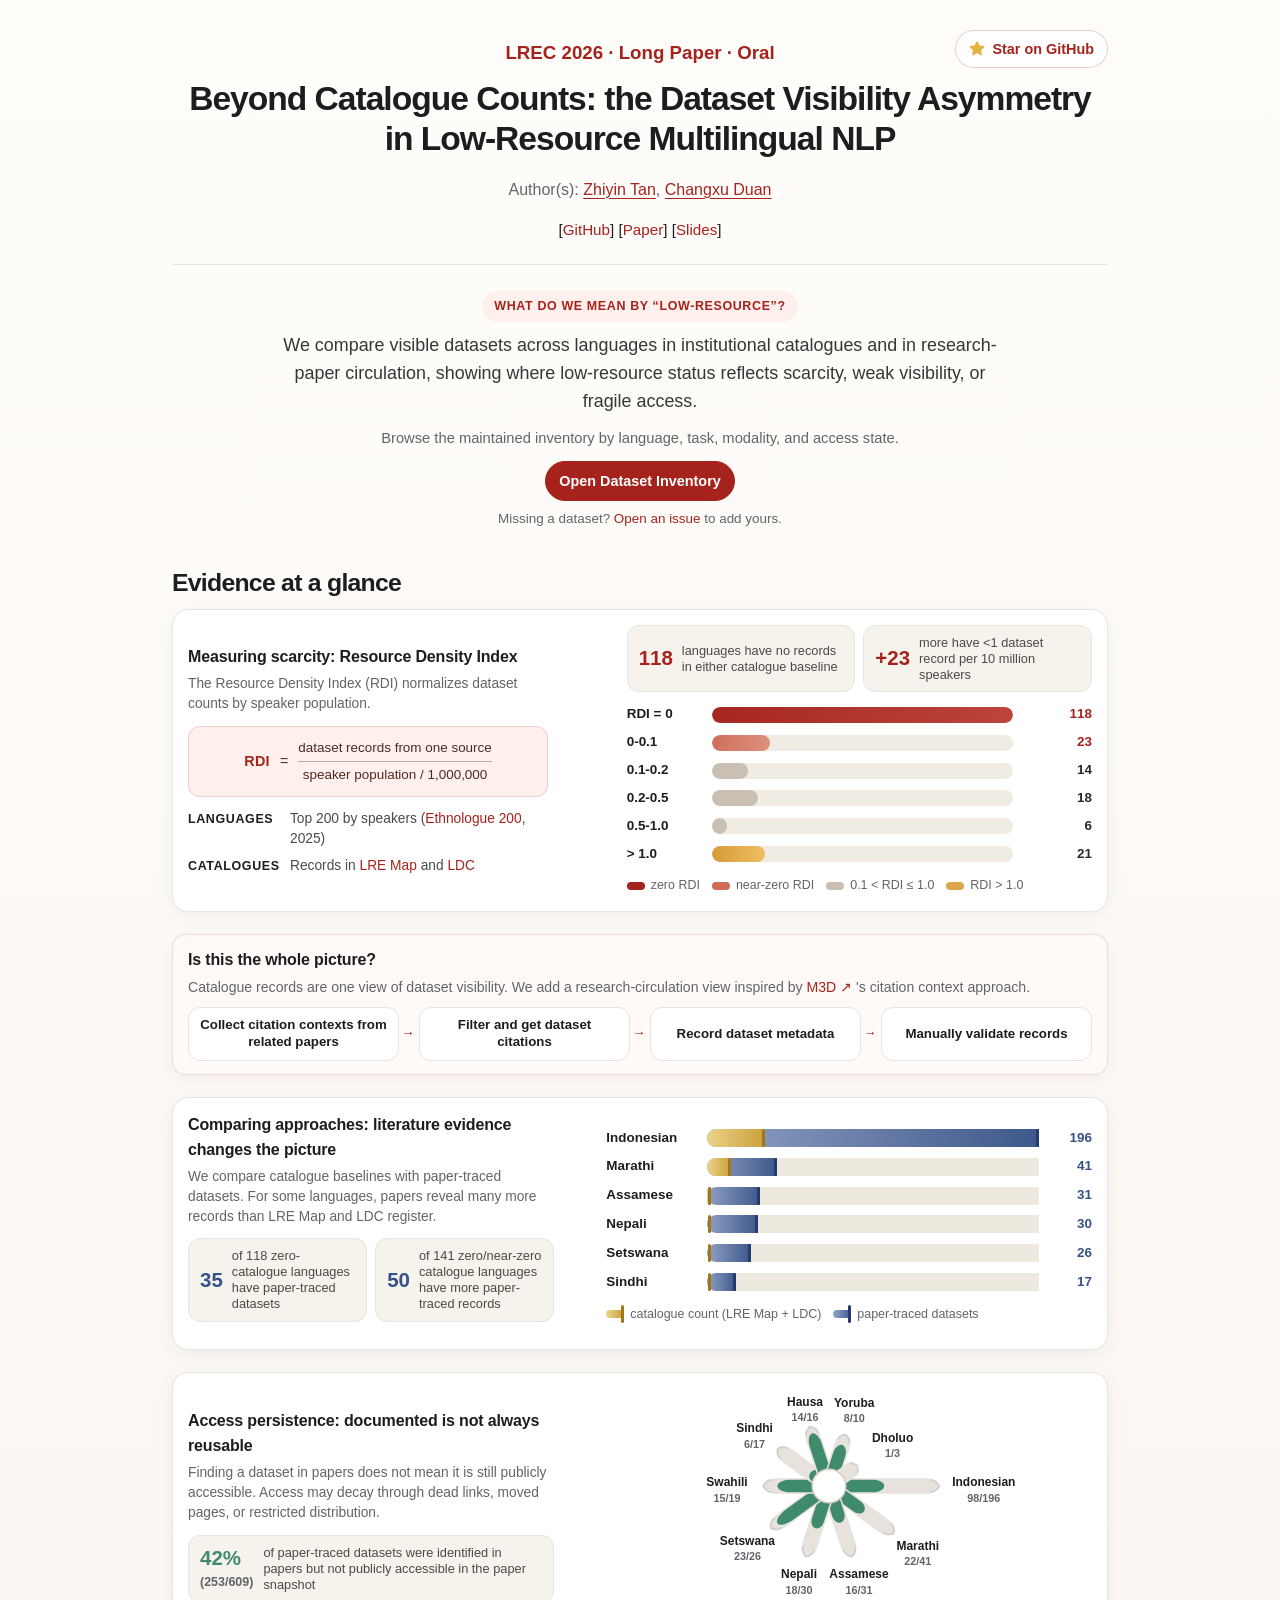
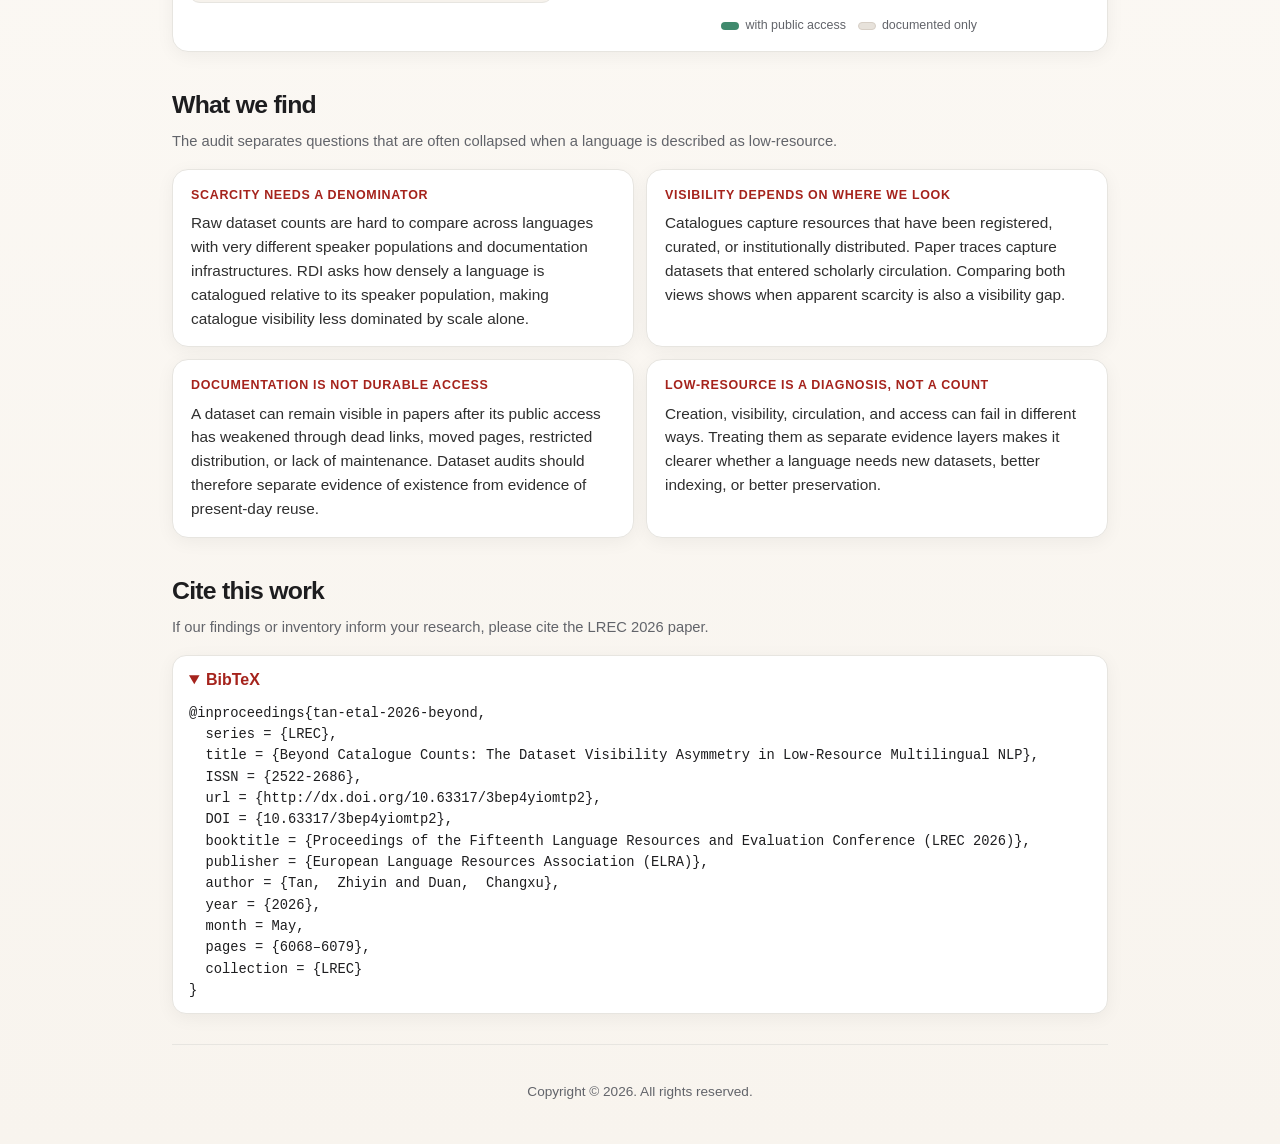
<file: docs/index.html>
<!DOCTYPE html>
<html lang="en">
<head>
  <meta charset="UTF-8" />
  <meta http-equiv="X-UA-Compatible" content="IE=edge" />
  <meta name="viewport" content="width=device-width, initial-scale=1.0" />
  <title>Beyond Catalogue Counts: the Dataset Visibility Asymmetry in Low-Resource Multilingual NLP</title>
  <style>
    :root {
      --ink: #1d1d1f;
      --muted: #62646a;
      --line: #e7e5e0;
      --soft: #f6f2ec;
      --accent: rgb(165, 35, 28);
      --accent-soft: #fff0ed;
      --card-shadow: 0 4px 18px rgba(28, 24, 20, 0.05);
    }
    * { box-sizing: border-box; }
    body {
      margin: 0;
      color: var(--ink);
      background: linear-gradient(180deg, #fffdfa 0%, #f8f4ee 100%);
      font-family: -apple-system, BlinkMacSystemFont, "Segoe UI", Roboto, Helvetica, Arial, sans-serif;
      line-height: 1.55;
    }
    main { max-width: 980px; margin: 0 auto; padding: 30px 22px 28px; }
    a { color: var(--accent); text-decoration: none; }
    a:hover { text-decoration: underline; }

    /* ---- header (unchanged structure) ---- */
    header { position: relative; text-align: center; padding: 6px 0 22px; border-bottom: 1px solid var(--line); margin-bottom: 26px; }
    header h2, header h3, header h4 { margin: 0; }
    header h2 { font-size: clamp(1.45rem, 2.8vw, 2.1rem); line-height: 1.2; letter-spacing: -0.03em; }
    header h4 { color: var(--muted); font-weight: 500; margin-top: 8px; }
    .paper-link { color: var(--accent); }
    .author-link { text-decoration: underline; text-underline-offset: 3px; text-decoration-thickness: 1px; }
    .link-row { display: flex; justify-content: center; align-items: center; flex-wrap: wrap; gap: 12px; margin-top: 16px; }
    .link-list { font-size: 0.95rem; }
    .github-star-btn {
      position: absolute; top: 0; right: 0;
      display: inline-flex; align-items: center; gap: 7px;
      border: 1px solid rgba(165, 35, 28, 0.22); border-radius: 999px; padding: 7px 13px;
      background: #fff; color: var(--accent); font-weight: 700; font-size: 0.9rem;
    }
    .github-star-btn:hover { text-decoration: none; transform: translateY(-1px); }
    .github-star-btn svg { color: #e3b341; }

    /* ---- compact hero ---- */
    .hero { text-align: center; margin-bottom: 22px; }
    .claim {
      display: inline-block; margin-bottom: 10px; padding: 6px 12px; border-radius: 999px;
      color: var(--accent); background: var(--accent-soft);
      font-size: 0.78rem; font-weight: 800; letter-spacing: 0.05em; text-transform: uppercase;
    }
    .hero-copy { max-width: 720px; margin: 0 auto; color: #373737; font-size: clamp(1rem, 1.6vw, 1.12rem); }
    .hero-note {
      max-width: 620px; margin: 12px auto 0; color: var(--muted);
      font-size: 0.92rem; line-height: 1.45;
    }
    .action-row {
      display: flex; justify-content: center; align-items: center; flex-wrap: wrap; gap: 8px;
      margin: 12px auto 0; max-width: 840px;
    }
    .quick-action {
      display: inline-flex; align-items: center; justify-content: center; gap: 6px;
      min-height: 36px; padding: 8px 13px; border: 1px solid rgba(165, 35, 28, 0.2);
      border-radius: 999px; background: #fff; color: var(--accent); font-size: 0.9rem; font-weight: 760;
    }
    .quick-action:hover { text-decoration: none; transform: translateY(-1px); }
    .quick-action.primary { background: var(--accent); border-color: var(--accent); color: #fff; }
    .maintained-note {
      margin: 8px auto 0; color: var(--muted); font-size: 0.84rem;
    }

    /* ---- section blocks ---- */
    .section { margin: 34px 0 0; }
    .section h2 { font-size: clamp(1.25rem, 2.2vw, 1.55rem); letter-spacing: -0.03em; margin: 0 0 6px; }
    .section .sub { margin: 0 0 16px; color: var(--muted); font-size: 0.92rem; }
    .cards { display: grid; grid-template-columns: repeat(2, minmax(0, 1fr)); gap: 12px; }
    .card { border: 1px solid var(--line); border-radius: 16px; background: #fff; padding: 16px 18px; box-shadow: var(--card-shadow); }
    .card h3 { margin: 0 0 6px; font-size: 0.98rem; letter-spacing: -0.01em; }
    .card p { margin: 0; color: #4a4a4a; font-size: 0.92rem; line-height: 1.5; }
    .card .fig { color: var(--accent); font-weight: 800; }
    .quote-card h3 { color: var(--accent); font-size: 0.78rem; text-transform: uppercase; letter-spacing: 0.055em; }
    .quote-card p { color: #2f2f2f; font-size: 0.96rem; line-height: 1.55; }

    .evidence-grid { display: grid; grid-template-columns: minmax(0, 1fr) minmax(0, 1fr); column-gap: 14px; row-gap: 22px; align-items: stretch; }
    .figure-panel {
      border: 1px solid var(--line); border-radius: 16px; background: #fff; padding: 15px;
      box-shadow: var(--card-shadow);
    }
    .figure-panel.full { grid-column: 1 / -1; }
    .figure-panel.split { grid-column: 1 / -1; }
    .panel-split {
      display: grid;
      grid-template-columns: minmax(300px, 0.9fr) minmax(360px, 1.1fr);
      column-gap: 58px;
      row-gap: 20px;
      align-items: center;
    }
    .measure-copy { width: min(100%, 360px); }
    .compare-panel-split {
      display: grid;
      grid-template-columns: minmax(300px, 0.86fr) minmax(360px, 1.14fr);
      column-gap: 52px;
      row-gap: 18px;
      align-items: center;
    }
    .figure-panel h3 { margin: 0 0 4px; font-size: 1rem; letter-spacing: -0.01em; }
    .figure-panel p { margin: 0 0 12px; color: var(--muted); font-size: 0.86rem; line-height: 1.45; }
    .panel-facts { display: grid; grid-template-columns: repeat(2, minmax(0, 1fr)); gap: 8px; margin: 0 0 12px; }
    .panel-fact {
      display: flex; align-items: center; gap: 9px; min-height: 52px;
      border: 1px solid var(--line); border-radius: 12px; background: var(--soft); padding: 9px 11px;
    }
    .panel-fact strong { color: var(--accent); font-size: 1.28rem; line-height: 1; font-variant-numeric: tabular-nums; }
    .panel-fact span { color: #4a4a4a; font-size: 0.8rem; line-height: 1.25; }
    .formula {
      display: flex; align-items: center; justify-content: center; gap: 10px; flex-wrap: wrap;
      width: 100%;
      margin: 10px 0 12px; padding: 11px 12px; border: 1px solid rgba(165,35,28,0.16);
      border-radius: 12px; background: var(--accent-soft); color: #4a2b27; font-size: 0.9rem;
    }
    .formula .var { color: var(--accent); font-weight: 850; letter-spacing: 0.02em; }
    .formula .frac { display: inline-grid; grid-template-rows: auto auto; gap: 3px; min-width: 180px; text-align: center; font-size: 0.84rem; }
    .formula .frac span:first-child { border-bottom: 1px solid rgba(74,43,39,0.35); padding-bottom: 2px; }
    .definition-list { display: grid; gap: 8px; margin-top: 10px; }
    .definition-item {
      display: grid; grid-template-columns: 92px 1fr; gap: 10px; align-items: baseline;
      color: #4a4a4a; font-size: 0.86rem; line-height: 1.4;
    }
    .definition-item strong { color: var(--ink); font-size: 0.78rem; text-transform: uppercase; letter-spacing: 0.05em; }
    .rdi-chart { display: grid; gap: 7px; margin-top: 6px; }
    .rdi-row {
      display: grid; grid-template-columns: 78px 1fr 72px; gap: 7px; align-items: center;
      font-size: 0.84rem;
    }
    .rdi-name { color: var(--ink); font-weight: 760; white-space: nowrap; overflow: hidden; text-overflow: ellipsis; }
    .rdi-track { position: relative; height: 16px; border-radius: 999px; background: #f0ebe3; overflow: hidden; }
    .rdi-fill {
      position: absolute; inset: 0 auto 0 0; width: var(--rdi); border-radius: 999px;
      background: #c9bfb3;
    }
    .rdi-fill.zero { background: linear-gradient(90deg, rgba(165,35,28,0.98), rgba(183,54,45,0.92)); }
    .rdi-fill.low { background: linear-gradient(90deg, rgba(207,106,86,0.96), rgba(218,133,112,0.88)); }
    .rdi-fill.high { background: linear-gradient(90deg, #d59b39, #efbf61); }
    .rdi-value { color: #2a2927; font-weight: 840; text-align: right; font-variant-numeric: tabular-nums; }
    .rdi-row.emphasis .rdi-value { color: var(--accent); }
    .compare-chart { display: grid; gap: 8px; margin-top: 4px; }
    .compare-row {
      display: grid; grid-template-columns: 92px 1fr 44px; gap: 9px; align-items: center;
      font-size: 0.84rem;
    }
    .compare-name { color: var(--ink); font-weight: 760; white-space: nowrap; overflow: hidden; text-overflow: ellipsis; }
    .compare-track { position: relative; height: 18px; border-radius: 999px 0 0 999px; background: transparent; overflow: visible; }
    .compare-track::before {
      content: ""; position: absolute; inset: 0; border-radius: 999px 0 0 999px;
      background: #eee9df;
    }
    .compare-fill {
      position: absolute; inset: 0 auto 0 0; width: var(--lit); border-radius: 999px 0 0 999px; z-index: 1;
      background: linear-gradient(90deg, rgba(107, 132, 184, 0.72), rgba(55, 82, 136, 0.96));
    }
    .compare-fill::after {
      content: ""; position: absolute; top: 0; right: 0; width: 3px; height: 18px;
      border-radius: 999px; background: #253b6f;
    }
    .compare-catalogue {
      position: absolute; inset: 0 auto 0 0; width: var(--cat); min-width: 4px;
      border-radius: 999px 0 0 999px; background: linear-gradient(90deg, #ead28a, #caa03a); z-index: 2;
    }
    .compare-catalogue::after {
      content: ""; position: absolute; top: 0; right: 0; width: 3px; height: 18px;
      border-radius: 999px; background: #9f7716;
    }
    .compare-catalogue.is-zero { width: 4px; min-width: 4px; background: transparent; }
    .compare-value { color: #375288; font-weight: 840; text-align: right; font-variant-numeric: tabular-nums; }
    .comparison-panel .panel-fact strong { color: #375288; }
    .access-panel-split {
      display: grid;
      grid-template-columns: minmax(300px, 0.86fr) minmax(360px, 1.14fr);
      column-gap: 52px;
      row-gap: 18px;
      align-items: center;
    }
    .access-panel .panel-fact strong { color: #408a6d; }
    .access-panel .panel-facts { grid-template-columns: 1fr; }
    .access-panel .panel-fact {
      align-items: center; gap: 10px; min-height: 62px;
    }
    .access-panel .panel-fact strong small {
      color: var(--muted); font-size: 0.78rem; font-weight: 800;
    }
    .petal-chart {
      display: flex; align-items: center; justify-content: center;
      min-height: 230px;
    }
    .petal-chart svg { width: min(100%, 360px); height: auto; overflow: visible; margin-bottom: -6px; transform: translateX(-20px); }
    .petal-bg { fill: #e7e2db; }
    .petal-open { fill: #408a6d; }
    .petal-tip {
      fill: none; stroke: #d0d0d0; stroke-width: 1.35;
      stroke-linecap: round; stroke-linejoin: round;
    }
    .petal-center { fill: #fff; stroke: #d7cfc6; stroke-width: 1.2; }
    .petal-label { fill: var(--ink); font-size: 10px; font-weight: 760; text-anchor: middle; }
    .petal-value { fill: var(--muted); font-size: 9px; font-weight: 680; text-anchor: middle; }
    .chart-key {
      display: flex; gap: 12px; flex-wrap: wrap; margin-top: 12px; color: var(--muted); font-size: 0.78rem;
    }
    .access-panel .chart-key { justify-content: center; margin-top: -2px; }
    .key-item { display: inline-flex; align-items: center; gap: 6px; }
    .key-swatch { width: 18px; height: 8px; border-radius: 999px; background: var(--accent); display: inline-block; }
    .key-swatch.low { background: #cf6a56; }
    .key-swatch.neutral { background: #c9bfb3; }
    .key-swatch.high { background: #dca548; }
    .key-swatch.citation {
      position: relative; border-radius: 999px 0 0 999px;
      background: linear-gradient(90deg, rgba(107, 132, 184, 0.72), rgba(55, 82, 136, 0.96));
    }
    .key-swatch.citation::after {
      content: ""; position: absolute; top: -5px; right: 0; width: 3px; height: 18px;
      border-radius: 999px; background: #253b6f;
    }
    .key-swatch.available { background: #408a6d; }
    .key-swatch.documented { background: #e7e2db; border: 1px solid #d7cfc6; }
    .key-line {
      position: relative; width: 18px; height: 8px;
      background: linear-gradient(90deg, #ead28a, #caa03a); display: inline-block; border-radius: 999px 0 0 999px;
    }
    .key-line::after {
      content: ""; position: absolute; top: -5px; right: 0; width: 3px; height: 18px;
      border-radius: 999px; background: #9f7716;
    }
    .method-panel {
      grid-column: 1 / -1;
      border: 1px solid rgba(165, 35, 28, 0.14); border-radius: 14px;
      background: #fffaf7; padding: 13px 15px; box-shadow: var(--card-shadow);
    }
    .method-panel h3 { margin: 0 0 4px; font-size: 1rem; letter-spacing: -0.01em; }
    .method-panel p {
      margin: 0; color: var(--muted);
      font-size: 0.88rem; line-height: 1.45;
    }
    .method-flow {
      display: grid; grid-template-columns: repeat(4, minmax(0, 1fr)); gap: 20px;
      margin-top: 10px; align-items: stretch;
    }
    .method-step {
      position: relative; display: flex; align-items: center; justify-content: center;
      min-height: 54px; padding: 9px 10px; border: 1px solid var(--line);
      border-radius: 12px; background: #fff; color: var(--ink);
      font-size: 0.83rem; font-weight: 780; line-height: 1.25; text-align: center;
    }
    .method-step:not(:last-child)::after {
      content: "→"; position: absolute; left: calc(100% + 10px); top: 50%; transform: translate(-50%, -52%);
      color: var(--accent); font-weight: 900; z-index: 2;
    }
    details { border: 1px solid var(--line); border-radius: 14px; background: #fff; padding: 12px 16px; box-shadow: var(--card-shadow); }
    summary { cursor: pointer; color: var(--accent); font-weight: 750; }
    pre { overflow-x: auto; margin: 10px 0 0; white-space: pre-wrap; color: var(--ink); font-size: 0.86rem; }
    footer { text-align: center; color: var(--muted); font-size: 0.85rem; padding: 22px 0 0; margin-top: 30px; border-top: 1px solid var(--line); }

    @media (max-width: 820px) {
      .evidence-grid { grid-template-columns: 1fr; }
      .panel-split { grid-template-columns: 1fr; }
      .measure-copy { width: 100%; }
      .compare-panel-split { grid-template-columns: 1fr; }
      .access-panel-split { grid-template-columns: 1fr; }
    }
    @media (max-width: 640px) {
      main { padding: 22px 14px; }
      .github-star-btn { position: static; margin-top: 12px; }
      .link-row { flex-direction: column; }
      .cards { grid-template-columns: 1fr; }
      .panel-facts { grid-template-columns: 1fr; }
      .method-flow { grid-template-columns: 1fr; }
      .method-step:not(:last-child)::after {
        content: "↓"; right: auto; left: 50%; top: auto; bottom: -14px; transform: translateX(-50%);
      }
      .compare-row { grid-template-columns: 84px 1fr 38px; gap: 7px; }
      .rdi-row { grid-template-columns: 78px 1fr 58px; gap: 7px; }
    }
  </style>
</head>
<body>
  <main>
    <header>
      <h3 style="color:rgb(165, 35, 28); padding: 2px 0;"> LREC 2026 ∙ Long Paper ∙ Oral </h3>
      <h2 style="padding: 10px 0;"> Beyond Catalogue Counts: the Dataset Visibility Asymmetry in Low-Resource Multilingual NLP </h2>
      <h4> Author(s):
        <a class="paper-link author-link" href="https://zhiyintan.github.io/">Zhiyin Tan</a>,
        <a class="paper-link author-link" href="https://fireblossom.github.io/">Changxu Duan</a>
      </h4>
      <div class="link-row">
        <span class="link-list">
          [<a class="paper-link" href="https://github.com/zhiyintan/dataset-visibility-asymmetry">GitHub</a>]
          [<a class="paper-link" href="http://www.lrec-conf.org/proceedings/lrec2026/pdf/2026.lrec2026-1.481.pdf">Paper</a>]
          [<a class="paper-link" href="https://github.com/zhiyintan/dataset-visibility-asymmetry/blob/main/docs/Slides%20for%20LREC%202026%20%C2%B7%20Beyond%20Catalogue%20Counts%20%C2%B7%20final%20version%202.pdf">Slides</a>]
        </span>
        <a class="github-star-btn"
           href="https://github.com/zhiyintan/dataset-visibility-asymmetry"
           target="_blank" rel="noopener"
           aria-label="Star zhiyintan/dataset-visibility-asymmetry on GitHub">
          <svg viewBox="0 0 16 16" width="16" height="16" aria-hidden="true">
            <path fill="currentColor" d="M8 .25a.75.75 0 0 1 .673.418l1.882 3.815 4.21.612a.75.75 0 0 1 .416 1.279l-3.046 2.97.719 4.192a.751.751 0 0 1-1.088.791L8 12.347l-3.766 1.98a.75.75 0 0 1-1.088-.79l.72-4.194L.818 6.374a.75.75 0 0 1 .416-1.28l4.21-.611L7.327.668A.75.75 0 0 1 8 .25Z"></path>
          </svg>
          <span>Star on GitHub</span>
        </a>
      </div>
    </header>

    <section class="hero" aria-label="Project summary">
      <span class="claim">What do we mean by “low-resource”?</span>
      <p class="hero-copy">
        We compare visible datasets across languages in institutional catalogues and in research-paper circulation, showing where low-resource status reflects scarcity, weak visibility, or fragile access.
      </p>
      <p class="hero-note">Browse the maintained inventory by language, task, modality, and access state.</p>
      <div class="action-row" aria-label="Quick actions">
        <a class="quick-action primary" href="data.html">Open Dataset Inventory</a>
      </div>
      <p class="maintained-note">Missing a dataset? <a href="https://github.com/zhiyintan/dataset-visibility-asymmetry/issues/new" target="_blank" rel="noopener">Open an issue</a> to add yours.</p>
    </section>

    <section class="section" id="evidence" aria-label="Evidence at a glance">
      <h2>Evidence at a glance</h2>
      <div class="evidence-grid">
        <div class="figure-panel split">
          <div class="panel-split">
            <div class="measure-copy">
              <h3>Measuring scarcity: Resource Density Index</h3>
              <p>The Resource Density Index (RDI) normalizes dataset counts by speaker population.</p>
              <div class="formula" aria-label="RDI formula">
                <span class="var">RDI</span>
                <span>=</span>
                <span class="frac"><span>dataset records from one source</span><span>speaker population / 1,000,000</span></span>
              </div>
              <div class="definition-list">
                <div class="definition-item"><strong>Languages</strong><span>Top 200 by speakers (<a href="https://www.ethnologue.com/insights/ethnologue200/" target="_blank" rel="noopener">Ethnologue 200</a>, 2025)</span></div>
                <div class="definition-item"><strong>Catalogues</strong><span>Records in <a href="http://www.elra.info/en/catalogues/lre-map/" target="_blank" rel="noopener">LRE Map</a> and <a href="https://catalog.ldc.upenn.edu/" target="_blank" rel="noopener">LDC</a></span></div>
              </div>
            </div>
            <div>
              <div class="panel-facts" aria-label="Scarcity facts">
                <div class="panel-fact"><strong>118</strong><span>languages have no records in either catalogue baseline</span></div>
                <div class="panel-fact"><strong>+23</strong><span>more have &lt;1 dataset record per 10 million speakers</span></div>
              </div>
              <div class="rdi-chart" role="img" aria-label="Distribution of average catalogue-based RDI across 200 high-population languages. 118 languages have RDI 0, 23 are between 0 and 0.1, 14 are between 0.1 and 0.2, 18 are between 0.2 and 0.5, 6 are between 0.5 and 1.0, and 21 are above 1.0.">
                <div class="rdi-row emphasis" style="--rdi:100%;"><span class="rdi-name">RDI = 0</span><span class="rdi-track"><span class="rdi-fill zero"></span></span><span class="rdi-value">118</span></div>
                <div class="rdi-row emphasis" style="--rdi:19.5%;"><span class="rdi-name">0-0.1</span><span class="rdi-track"><span class="rdi-fill low"></span></span><span class="rdi-value">23</span></div>
                <div class="rdi-row" style="--rdi:11.9%;"><span class="rdi-name">0.1-0.2</span><span class="rdi-track"><span class="rdi-fill"></span></span><span class="rdi-value">14</span></div>
                <div class="rdi-row" style="--rdi:15.3%;"><span class="rdi-name">0.2-0.5</span><span class="rdi-track"><span class="rdi-fill"></span></span><span class="rdi-value">18</span></div>
                <div class="rdi-row" style="--rdi:5.1%;"><span class="rdi-name">0.5-1.0</span><span class="rdi-track"><span class="rdi-fill"></span></span><span class="rdi-value">6</span></div>
                <div class="rdi-row" style="--rdi:17.8%;"><span class="rdi-name">&gt; 1.0</span><span class="rdi-track"><span class="rdi-fill high"></span></span><span class="rdi-value">21</span></div>
              </div>
              <div class="chart-key" aria-hidden="true">
                <span class="key-item"><span class="key-swatch"></span>zero RDI</span>
                <span class="key-item"><span class="key-swatch low"></span>near-zero RDI</span>
                <span class="key-item"><span class="key-swatch neutral"></span>0.1 &lt; RDI ≤ 1.0</span>
                <span class="key-item"><span class="key-swatch high"></span>RDI &gt; 1.0</span>
              </div>
            </div>
          </div>
        </div>
        <div class="method-panel" aria-label="Citation-based audit method">
          <h3>Is this the whole picture?</h3>
          <p>Catalogue records are one view of dataset visibility. We add a research-circulation view inspired by <a href="https://github.com/Fireblossom/citation-context-dataset-discovery" target="_blank" rel="noopener">M3D ↗</a> 's citation context approach.</p>
          <div class="method-flow" aria-label="Method flow">
            <div class="method-step">Collect citation contexts from related papers</div>
            <div class="method-step">Filter and get dataset citations</div>
            <div class="method-step">Record dataset metadata</div>
            <div class="method-step">Manually validate records</div>
          </div>
        </div>
        <div class="figure-panel full comparison-panel">
          <div class="compare-panel-split">
            <div>
              <h3>Comparing approaches: literature evidence changes the picture</h3>
              <p>We compare catalogue baselines with paper-traced datasets. For some languages, papers reveal many more records than LRE Map and LDC register.</p>
              <div class="panel-facts" aria-label="Visibility facts">
                <div class="panel-fact"><strong>35</strong><span>of 118 zero-catalogue languages have paper-traced datasets</span></div>
                <div class="panel-fact"><strong>50</strong><span>of 141 zero/near-zero catalogue languages have more paper-traced records</span></div>
              </div>
            </div>
            <div>
              <div class="compare-chart" role="img" aria-label="Comparison of catalogue counts and literature-backed dataset counts for selected languages. Indonesian 34 catalogue and 196 literature, Marathi 14 and 41, Assamese 1 and 31, Nepali 0 and 30, Setswana 0 and 26, Sindhi 0 and 17.">
                <div class="compare-row" style="--lit:100%; --cat:17.3%;"><span class="compare-name">Indonesian</span><span class="compare-track"><span class="compare-fill"></span><span class="compare-catalogue"></span></span><span class="compare-value">196</span></div>
                <div class="compare-row" style="--lit:20.9%; --cat:7.1%;"><span class="compare-name">Marathi</span><span class="compare-track"><span class="compare-fill"></span><span class="compare-catalogue"></span></span><span class="compare-value">41</span></div>
                <div class="compare-row" style="--lit:15.8%; --cat:0.5%;"><span class="compare-name">Assamese</span><span class="compare-track"><span class="compare-fill"></span><span class="compare-catalogue"></span></span><span class="compare-value">31</span></div>
                <div class="compare-row" style="--lit:15.3%; --cat:0%;"><span class="compare-name">Nepali</span><span class="compare-track"><span class="compare-fill"></span><span class="compare-catalogue is-zero"></span></span><span class="compare-value">30</span></div>
                <div class="compare-row" style="--lit:13.3%; --cat:0%;"><span class="compare-name">Setswana</span><span class="compare-track"><span class="compare-fill"></span><span class="compare-catalogue is-zero"></span></span><span class="compare-value">26</span></div>
                <div class="compare-row" style="--lit:8.7%; --cat:0%;"><span class="compare-name">Sindhi</span><span class="compare-track"><span class="compare-fill"></span><span class="compare-catalogue is-zero"></span></span><span class="compare-value">17</span></div>
              </div>
              <div class="chart-key" aria-hidden="true">
                <span class="key-item"><span class="key-line"></span>catalogue count (LRE Map + LDC)</span>
                <span class="key-item"><span class="key-swatch citation"></span>paper-traced datasets</span>
              </div>
            </div>
          </div>
        </div>
        <div class="figure-panel full access-panel">
          <div class="access-panel-split">
            <div>
              <h3>Access persistence: documented is not always reusable</h3>
              <p>Finding a dataset in papers does not mean it is still publicly accessible. Access may decay through dead links, moved pages, or restricted distribution.</p>
              <div class="panel-facts" aria-label="Access facts">
                <div class="panel-fact"><strong>42% <small>(253/609)</small></strong><span>of paper-traced datasets were identified in papers but not publicly accessible in the paper snapshot</span></div>
              </div>
            </div>
            <div>
              <div class="petal-chart" role="img" aria-label="Petal chart sorted by total paper-traced dataset count: Indonesian 98 of 196 records have public access, Marathi 22 of 41, Assamese 16 of 31, Nepali 18 of 30, Setswana 23 of 26, Swahili 15 of 19, Sindhi 6 of 17, Hausa 14 of 16, Yoruba 8 of 10, and Dholuo 1 of 3.">
                <svg viewBox="0 50 300 194" aria-hidden="true">
                  <g transform="translate(150 130)">
                    <g transform="rotate(90)">
                      <path class="petal-bg" d="M -6.5 0 L -6.5 -81 C -6.5 -86.3 -4.0 -92 0 -92 C 4.0 -92 6.5 -86.3 6.5 -81 L 6.5 0 Z"></path>
                      <path class="petal-tip" d="M -4.7 -84.8 C -5.8 -87.4 -1.9 -90.9 0 -92 C 1.9 -90.9 5.8 -87.4 4.7 -84.8"></path>
                      <path class="petal-open" d="M -5.2 0 L -5.2 -37 C -5.2 -41.3 -3.2 -46 0 -46 C 3.2 -46 5.2 -41.3 5.2 -37 L 5.2 0 Z"></path>
                    </g>
                    <g transform="rotate(126)">
                      <path class="petal-bg" d="M -6.5 0 L -6.5 -56 C -6.5 -61.3 -4.0 -67 0 -67 C 4.0 -67 6.5 -61.3 6.5 -56 L 6.5 0 Z"></path>
                      <path class="petal-tip" d="M -4.7 -59.8 C -5.8 -62.4 -1.9 -65.9 0 -67 C 1.9 -65.9 5.8 -62.4 4.7 -59.8"></path>
                      <path class="petal-open" d="M -5.2 0 L -5.2 -29 C -5.2 -32.4 -3.2 -36 0 -36 C 3.2 -36 5.2 -32.4 5.2 -29 L 5.2 0 Z"></path>
                    </g>
                    <g transform="rotate(162)">
                      <path class="petal-bg" d="M -6.5 0 L -6.5 -51 C -6.5 -56.3 -4.0 -62 0 -62 C 4.0 -62 6.5 -56.3 6.5 -51 L 6.5 0 Z"></path>
                      <path class="petal-tip" d="M -4.7 -54.8 C -5.8 -57.4 -1.9 -60.9 0 -62 C 1.9 -60.9 5.8 -57.4 4.7 -54.8"></path>
                      <path class="petal-open" d="M -5.2 0 L -5.2 -25 C -5.2 -28.2 -3.2 -32 0 -32 C 3.2 -32 5.2 -28.2 5.2 -25 L 5.2 0 Z"></path>
                    </g>
                    <g transform="rotate(198)">
                      <path class="petal-bg" d="M -6.5 0 L -6.5 -51 C -6.5 -56.3 -4.0 -62 0 -62 C 4.0 -62 6.5 -56.3 6.5 -51 L 6.5 0 Z"></path>
                      <path class="petal-tip" d="M -4.7 -54.8 C -5.8 -57.4 -1.9 -60.9 0 -62 C 1.9 -60.9 5.8 -57.4 4.7 -54.8"></path>
                      <path class="petal-open" d="M -5.2 0 L -5.2 -30 C -5.2 -33.4 -3.2 -37 0 -37 C 3.2 -37 5.2 -33.4 5.2 -30 L 5.2 0 Z"></path>
                    </g>
                    <g transform="rotate(234)">
                      <path class="petal-bg" d="M -6.5 0 L -6.5 -49 C -6.5 -54.3 -4.0 -60 0 -60 C 4.0 -60 6.5 -54.3 6.5 -49 L 6.5 0 Z"></path>
                      <path class="petal-tip" d="M -4.7 -52.8 C -5.8 -55.4 -1.9 -58.9 0 -60 C 1.9 -58.9 5.8 -55.4 4.7 -52.8"></path>
                      <path class="petal-open" d="M -5.2 0 L -5.2 -41 C -5.2 -46.3 -3.2 -53 0 -53 C 3.2 -53 5.2 -46.3 5.2 -41 L 5.2 0 Z"></path>
                    </g>
                    <g transform="rotate(270)">
                      <path class="petal-bg" d="M -6.5 0 L -6.5 -44 C -6.5 -49.3 -4.0 -55 0 -55 C 4.0 -55 6.5 -49.3 6.5 -44 L 6.5 0 Z"></path>
                      <path class="petal-tip" d="M -4.7 -47.8 C -5.8 -50.4 -1.9 -53.9 0 -55 C 1.9 -53.9 5.8 -50.4 4.7 -47.8"></path>
                      <path class="petal-open" d="M -5.2 0 L -5.2 -33 C -5.2 -37.3 -3.2 -43 0 -43 C 3.2 -43 5.2 -37.3 5.2 -33 L 5.2 0 Z"></path>
                    </g>
                    <g transform="rotate(306)">
                      <path class="petal-bg" d="M -6.5 0 L -6.5 -43 C -6.5 -47.8 -4.0 -53 0 -53 C 4.0 -53 6.5 -47.8 6.5 -43 L 6.5 0 Z"></path>
                      <path class="petal-tip" d="M -4.7 -46.8 C -5.7 -49.0 -1.9 -52.0 0 -53 C 1.9 -52.0 5.7 -49.0 4.7 -46.8"></path>
                      <path class="petal-open" d="M -5.2 0 L -5.2 -14 C -5.2 -16.6 -3.2 -19 0 -19 C 3.2 -19 5.2 -16.6 5.2 -14 L 5.2 0 Z"></path>
                    </g>
                    <g transform="rotate(342)">
                      <path class="petal-bg" d="M -6.5 0 L -6.5 -42 C -6.5 -46.8 -4.0 -52 0 -52 C 4.0 -52 6.5 -46.8 6.5 -42 L 6.5 0 Z"></path>
                      <path class="petal-tip" d="M -4.7 -45.8 C -5.7 -48.0 -1.9 -51.0 0 -52 C 1.9 -51.0 5.7 -48.0 4.7 -45.8"></path>
                      <path class="petal-open" d="M -5.2 0 L -5.2 -36 C -5.2 -40.3 -3.2 -46 0 -46 C 3.2 -46 5.2 -40.3 5.2 -36 L 5.2 0 Z"></path>
                    </g>
                    <g transform="rotate(18)">
                      <path class="petal-bg" d="M -6.5 0 L -6.5 -36 C -6.5 -40.3 -4.0 -45 0 -45 C 4.0 -45 6.5 -40.3 6.5 -36 L 6.5 0 Z"></path>
                      <path class="petal-tip" d="M -4.6 -39.8 C -5.5 -41.5 -1.8 -44.1 0 -45 C 1.8 -44.1 5.5 -41.5 4.6 -39.8"></path>
                      <path class="petal-open" d="M -5.2 0 L -5.2 -28 C -5.2 -31.4 -3.2 -36 0 -36 C 3.2 -36 5.2 -31.4 5.2 -28 L 5.2 0 Z"></path>
                    </g>
                    <g transform="rotate(54)">
                      <path class="petal-bg" d="M -6.5 0 L -6.5 -24 C -6.5 -26.4 -4.0 -29 0 -29 C 4.0 -29 6.5 -26.4 6.5 -24 L 6.5 0 Z"></path>
                      <path class="petal-tip" d="M -4.1 -25.8 C -4.7 -26.8 -1.6 -28.4 0 -29 C 1.6 -28.4 4.7 -26.8 4.1 -25.8"></path>
                      <path class="petal-open" d="M -5.2 0 L -5.2 -5 C -5.2 -7.4 -3.2 -10 0 -10 C 3.2 -10 5.2 -7.4 5.2 -5 L 5.2 0 Z"></path>
                    </g>
                    <circle class="petal-center" cx="0" cy="0" r="14"></circle>
                  </g>
                  <text class="petal-label" x="279" y="130">Indonesian</text>
                  <text class="petal-value" x="279" y="143">98/196</text>
                  <text class="petal-label" x="224" y="183">Marathi</text>
                  <text class="petal-value" x="224" y="196">22/41</text>
                  <text class="petal-label" x="175" y="207">Assamese</text>
                  <text class="petal-value" x="175" y="220">16/31</text>
                  <text class="petal-label" x="125" y="207">Nepali</text>
                  <text class="petal-value" x="125" y="220">18/30</text>
                  <text class="petal-label" x="82" y="179">Setswana</text>
                  <text class="petal-value" x="82" y="192">23/26</text>
                  <text class="petal-label" x="65" y="130">Swahili</text>
                  <text class="petal-value" x="65" y="143">15/19</text>
                  <text class="petal-label" x="88" y="85">Sindhi</text>
                  <text class="petal-value" x="88" y="98">6/17</text>
                  <text class="petal-label" x="130" y="63">Hausa</text>
                  <text class="petal-value" x="130" y="76">14/16</text>
                  <text class="petal-label" x="171" y="64">Yoruba</text>
                  <text class="petal-value" x="171" y="77">8/10</text>
                  <text class="petal-label" x="203" y="93">Dholuo</text>
                  <text class="petal-value" x="203" y="106">1/3</text>
                </svg>
              </div>
              <div class="chart-key" aria-hidden="true">
                <span class="key-item"><span class="key-swatch available"></span>with public access</span>
                <span class="key-item"><span class="key-swatch documented"></span>documented only</span>
              </div>
            </div>
          </div>
        </div>
      </div>
    </section>

    <section class="section" id="findings" aria-label="What we find">
      <h2>What we find</h2>
      <p class="sub">The audit separates questions that are often collapsed when a language is described as low-resource.</p>
      <div class="cards">
        <div class="card quote-card">
          <h3>Scarcity Needs a Denominator</h3>
          <p>Raw dataset counts are hard to compare across languages with very different speaker populations and documentation infrastructures. RDI asks how densely a language is catalogued relative to its speaker population, making catalogue visibility less dominated by scale alone.</p>
        </div>
        <div class="card quote-card">
          <h3>Visibility Depends on Where We Look</h3>
          <p>Catalogues capture resources that have been registered, curated, or institutionally distributed. Paper traces capture datasets that entered scholarly circulation. Comparing both views shows when apparent scarcity is also a visibility gap.</p>
        </div>
        <div class="card quote-card">
          <h3>Documentation Is Not Durable Access</h3>
          <p>A dataset can remain visible in papers after its public access has weakened through dead links, moved pages, restricted distribution, or lack of maintenance. Dataset audits should therefore separate evidence of existence from evidence of present-day reuse.</p>
        </div>
        <div class="card quote-card">
          <h3>Low-Resource Is a Diagnosis, Not a Count</h3>
          <p>Creation, visibility, circulation, and access can fail in different ways. Treating them as separate evidence layers makes it clearer whether a language needs new datasets, better indexing, or better preservation.</p>
        </div>
      </div>
    </section>

    <section class="section" id="cite" aria-label="How to cite">
      <h2>Cite this work</h2>
      <p class="sub">If our findings or inventory inform your research, please cite the LREC 2026 paper.</p>
      <details open>
        <summary>BibTeX</summary>
        <pre>@inproceedings{tan-etal-2026-beyond,
  series = {LREC},
  title = {Beyond Catalogue Counts: The Dataset Visibility Asymmetry in Low-Resource Multilingual NLP},
  ISSN = {2522-2686},
  url = {http://dx.doi.org/10.63317/3bep4yiomtp2},
  DOI = {10.63317/3bep4yiomtp2},
  booktitle = {Proceedings of the Fifteenth Language Resources and Evaluation Conference (LREC 2026)},
  publisher = {European Language Resources Association (ELRA)},
  author = {Tan,  Zhiyin and Duan,  Changxu},
  year = {2026},
  month = May,
  pages = {6068–6079},
  collection = {LREC}
}</pre>
      </details>
    </section>
    <footer>
      <p>Copyright &copy; 2026. All rights reserved.</p>
    </footer>
  </main>
</body>
</html>
</file>
